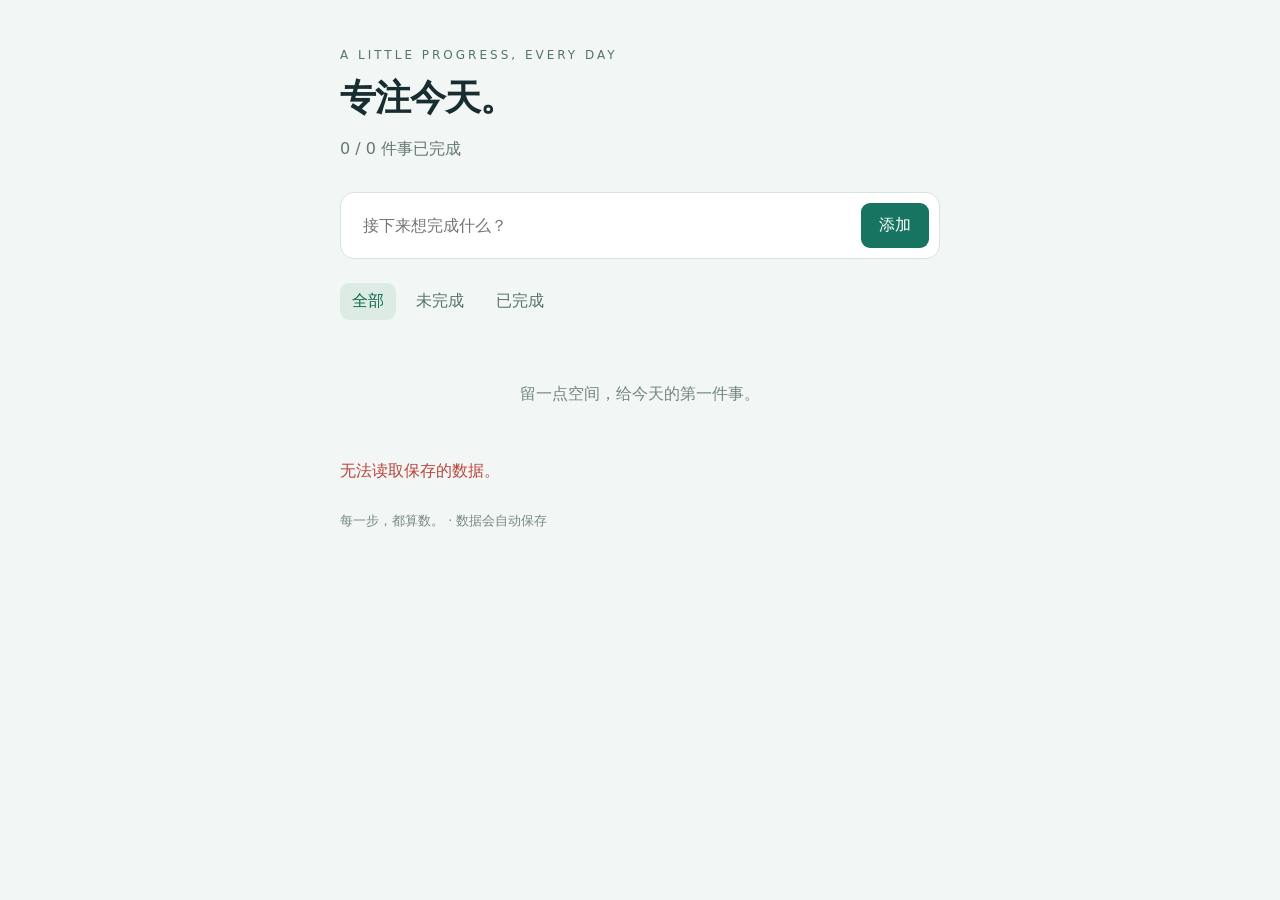
<file: app/example.html>
<!doctype html>
<html lang="zh-CN" data-theme="light">
<head><meta charset="UTF-8"><meta name="viewport" content="width=device-width, initial-scale=1"><title>专注今天</title>
<style>
:root{font-family:system-ui,-apple-system,sans-serif;color:#182d30;background:#f2f6f5}*{box-sizing:border-box}body{margin:0;padding:48px 24px}main{max-width:600px;margin:auto}header{margin-bottom:32px}.label{font-size:12px;letter-spacing:3px;color:#54746d}h1{font-size:36px;letter-spacing:-1px;margin:12px 0}p{color:#647873}form{display:flex;gap:8px;padding:10px;background:white;border:1px solid #d9e4df;border-radius:14px}input{font:inherit;padding:12px;flex:1;min-width:0;border:0;outline:0;background:transparent;color:inherit}button{font:inherit;cursor:pointer;border:0;border-radius:9px;padding:12px 18px;background:#167461;color:white}button:focus-visible,input:focus-visible{outline:2px solid #0caa88;outline-offset:2px}nav{display:flex;gap:8px;margin:24px 0}nav button{padding:8px 12px;background:transparent;color:#56736b}nav button[aria-pressed=true]{background:#dcece5;color:#12694f}ul{list-style:none;padding:0}li{display:flex;align-items:center;gap:14px;padding:18px 0;border-bottom:1px solid #dce5e0}li input{flex:0;width:19px;height:19px;accent-color:#168367}li span{flex:1;overflow-wrap:anywhere}.done span{text-decoration:line-through;opacity:.5}.remove{background:transparent;color:#738c84;font-size:14px;padding:6px}.empty{text-align:center;padding:40px;color:#72867e}footer{font-size:13px;color:#778a82;margin-top:30px}#error{color:#ba453d}[data-theme=dark]{background:#132624;color:#ddefe9}[data-theme=dark] form{background:#1c3530;border-color:#365047}[data-theme=dark] li{border-color:#365047}[data-theme=dark] nav button[aria-pressed=true]{background:#325b4d;color:#c7f6e2}@media(max-width:400px){body{padding:28px 16px}h1{font-size:30px}button{padding:12px}}
</style></head>
<body><main><header><div class="label">A LITTLE PROGRESS, EVERY DAY</div><h1>专注今天。</h1><p id="count">把想做的事，一件件完成。</p></header>
<form id="form"><input id="task" aria-label="新的待办事项" placeholder="接下来想完成什么？" maxlength="160" required><button>添加</button></form>
<nav aria-label="筛选"><button data-filter="all" aria-pressed="true">全部</button><button data-filter="active" aria-pressed="false">未完成</button><button data-filter="done" aria-pressed="false">已完成</button></nav>
<ul id="tasks"></ul><p id="empty" class="empty">留一点空间，给今天的第一件事。</p><p id="error" role="alert"></p><footer>每一步，都算数。 · 数据会自动保存</footer></main>
<script>
document.addEventListener('DOMContentLoaded',async()=>{
let tasks=[],filter='all'; const list=document.querySelector('#tasks'),error=document.querySelector('#error');
async function save(){try{await window.demoStorage.save({tasks});error.textContent=''}catch(e){error.textContent='保存失败，请重试。'}}
function render(){list.replaceChildren(); const shown=tasks.filter(t=>filter==='all'||(filter==='done'?t.done:!t.done)); document.querySelector('#empty').hidden=shown.length>0;document.querySelector('#count').textContent=`${tasks.filter(t=>t.done).length} / ${tasks.length} 件事已完成`;
for(const t of shown){const li=document.createElement('li');li.className=t.done?'done':'';const check=document.createElement('input');check.type='checkbox';check.checked=t.done;check.setAttribute('aria-label','完成 '+t.text);check.onchange=async()=>{t.done=check.checked;render();await save()};const text=document.createElement('span');text.textContent=t.text;const remove=document.createElement('button');remove.className='remove';remove.textContent='删除';remove.setAttribute('aria-label','删除 '+t.text);remove.onclick=async()=>{tasks=tasks.filter(x=>x.id!==t.id);render();await save()};li.append(check,text,remove);list.append(li)}}
document.querySelector('#form').onsubmit=async e=>{e.preventDefault();const input=document.querySelector('#task');const text=input.value.trim();if(!text)return;tasks.push({id:crypto.randomUUID(),text,done:false});input.value='';render();await save()};
document.querySelectorAll('[data-filter]').forEach(b=>b.onclick=()=>{filter=b.dataset.filter;document.querySelectorAll('[data-filter]').forEach(x=>x.setAttribute('aria-pressed',String(x===b)));render()});
try{const stored=await window.demoStorage.load();tasks=Array.isArray(stored.tasks)?stored.tasks.filter(t=>typeof t.text==='string'&&typeof t.id==='string').map(t=>({id:t.id,text:t.text,done:!!t.done})):[]}catch(e){error.textContent='无法读取保存的数据。'}render();
});
</script></body></html>
</file>
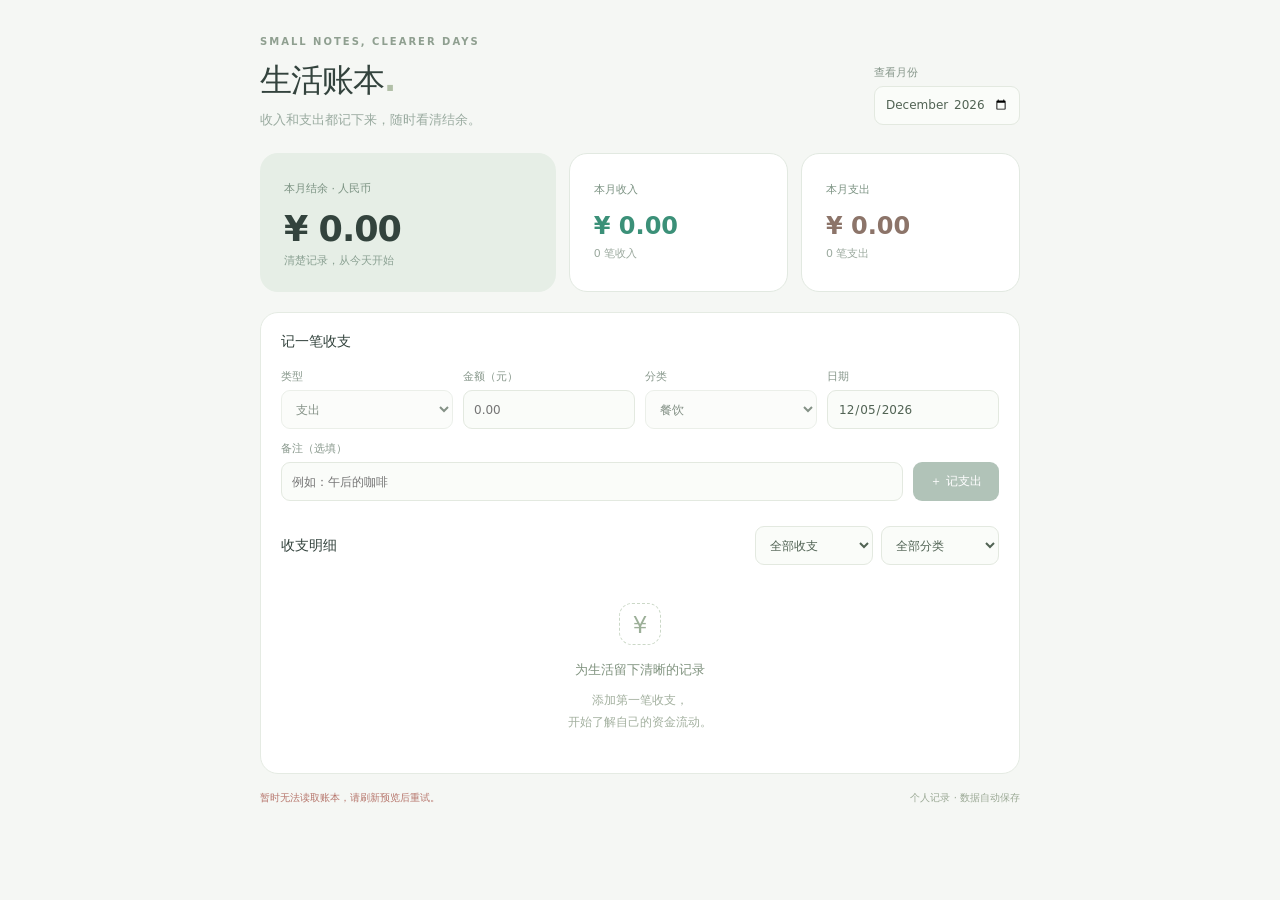
<file: app/templates/expenses.html>
<!doctype html>
<html lang="zh-CN"><head><meta charset="utf-8"><meta name="viewport" content="width=device-width,initial-scale=1"><title>生活账本</title>
<style>
:root{font-family:system-ui,-apple-system,BlinkMacSystemFont,"Segoe UI",sans-serif;color:#33433d;background:#f5f7f4;font-synthesis:none}*{box-sizing:border-box}body{margin:0;padding:36px 22px}main{max-width:760px;margin:auto}.eyebrow{font-size:10px;letter-spacing:2px;font-weight:650;color:#8f9f90}header{display:flex;align-items:center;justify-content:space-between;gap:14px}h1{font-size:32px;letter-spacing:-1px;margin:12px 0 8px;font-weight:630}header p{font-size:13px;color:#9aaba0;margin:0 0 24px}.month-picker{width:146px}.overview{display:grid;grid-template-columns:1.65fr 1fr;gap:13px;margin-bottom:20px}.balance{border-radius:18px;background:#e6eee6;padding:24px}.balance small,.summary small{font-size:11px;color:#7b9282}.money{font-size:35px;font-weight:560;letter-spacing:-1px;margin:13px 0 4px;overflow-wrap:anywhere}.balance p{margin:0;color:#8aa092;font-size:11px}.summary{border:1px solid #e2e9e1;border-radius:18px;background:#fff;padding:24px}.summary strong{font-size:30px;font-weight:550;display:block;margin:15px 0 6px}.summary p{font-size:11px;color:#9ba99e;margin:0}.card{background:white;border:1px solid #e5ebe3;border-radius:18px;padding:20px}h2{font-size:14px;font-weight:600;margin:0 0 18px}.form-row{display:grid;grid-template-columns:1fr 1fr 1.2fr;gap:10px}.note-row{display:flex;gap:10px;margin-top:12px;align-items:end}.note-row .field{flex:1;min-width:0}label{display:block;font-size:11px;color:#87978b;margin-bottom:6px}input,select{font:inherit;font-size:12px;background:#fafcf9;color:#516354;border:1px solid #e3e9e0;border-radius:9px;height:39px;padding:8px 10px;width:100%;min-width:0}button{font:inherit;font-size:12px;cursor:pointer;border:0;border-radius:9px;padding:11px 17px;background:#668874;color:white}button:disabled{opacity:.5;cursor:wait}button:focus-visible,input:focus-visible,select:focus-visible{outline:2px solid #95bca1;outline-offset:3px}.history{display:flex;align-items:center;justify-content:space-between;margin:25px 0 13px}.history h2{margin:0}.history select{width:119px}.records{list-style:none;padding:0;margin:0}.record{display:flex;align-items:center;gap:11px;padding:14px 0;border-bottom:1px solid #edf1ea}.record:last-child{border:0}.category-icon{width:35px;height:35px;flex:none;display:grid;place-items:center;border-radius:11px;background:#edf2e9;color:#84a085;font-size:12px}.record-body{flex:1;min-width:0}.record-title{font-size:13px;color:#57645a;overflow-wrap:anywhere}.record-meta{font-size:10px;color:#a5afa5;margin-top:5px}.record-amount{font-size:14px;color:#5f7564;white-space:nowrap;font-variant-numeric:tabular-nums}.remove{padding:6px 7px;background:transparent;color:#abb5aa;font-size:10px}.remove:hover{color:#b67871}.empty{text-align:center;padding:25px 12px 13px;color:#a3b09f;font-size:12px;line-height:1.9}.empty .glyph{display:grid;place-items:center;width:42px;height:42px;margin:0 auto 13px;font-size:23px;border:1px dashed #cbd8c7;border-radius:13px;color:#9caf98}.empty strong{font-weight:500;color:#7f927e;display:block;font-size:13px}.empty p{margin:6px 0}#notice{font-size:12px;color:#b37a69;margin:9px 0 0}footer{display:flex;justify-content:space-between;gap:8px;font-size:10px;color:#9ba995;margin:17px 0;flex-wrap:wrap}.error{color:#b6756b}#retry{font-size:10px;background:transparent;color:#aa7668;padding:0 4px}[hidden]{display:none!important}@media(max-width:500px){body{padding:24px 14px}h1{font-size:28px}.month-picker{width:125px}.overview{gap:9px}.balance,.summary{padding:19px 15px}.money{font-size:28px}.card{padding:16px}.form-row{grid-template-columns:1fr 1fr}.form-row .field:last-child{grid-column:1/-1}.record{gap:8px}.record-amount{font-size:12px}.remove{padding:5px}.category-icon{width:29px;height:29px}}
</style><style>
.overview{grid-template-columns:1.35fr 1fr 1fr}.summary strong{font-size:24px;white-space:nowrap;font-variant-numeric:tabular-nums}.summary.income strong{color:#3b9078}.summary.expense strong{color:#8c7469}.balance.negative .money{color:#b7766b}.form-row{grid-template-columns:repeat(4,minmax(0,1fr))}.history{gap:12px;flex-wrap:wrap}.history-filters{display:flex;gap:8px}.history-filters select{width:118px}.record.income .category-icon{background:#e4f2eb;color:#3b9078}.record.income .record-amount{color:#32856e}.record.expense .record-amount{color:#9b7167}
@media(max-width:650px){.overview{grid-template-columns:repeat(2,minmax(0,1fr))}.overview .balance{grid-column:1/-1}.summary strong{font-size:21px}.history-filters{width:100%}.history-filters select{flex:1}.form-row{grid-template-columns:repeat(2,minmax(0,1fr))}.form-row .field:last-child{grid-column:auto}}
</style></head><body><main>
<header><div><div class="eyebrow">SMALL NOTES, CLEARER DAYS</div><h1>生活账本<span style="color:#b2c0a8">.</span></h1><p>收入和支出都记下来，随时看清结余。</p></div><div class="month-picker"><label for="month">查看月份</label><input id="month" type="month" aria-label="查看月份"></div></header>
<section class="overview" aria-label="月度统计"><div class="balance" id="balance-card"><small>本月结余 · 人民币</small><div class="money" id="net-total">¥ 0.00</div><p id="summary-period">清楚记录，从今天开始</p></div><div class="summary income"><small>本月收入</small><strong id="income-total">¥ 0.00</strong><p id="income-count">0 笔收入</p></div><div class="summary expense"><small>本月支出</small><strong id="total">¥ 0.00</strong><p id="expense-count">0 笔支出</p></div></section>
<section class="card"><h2>记一笔收支</h2><form id="expense-form"><div class="form-row"><div class="field"><label for="kind">类型</label><select id="kind" disabled><option value="expense">支出</option><option value="income">收入</option></select></div><div class="field"><label for="amount">金额（元）</label><input id="amount" type="number" min="0.01" max="999999.99" step="0.01" placeholder="0.00" required disabled></div><div class="field"><label for="category">分类</label><select id="category" disabled><option>餐饮</option><option>交通</option><option>购物</option><option>居住</option><option>娱乐</option><option>其他</option></select></div><div class="field"><label for="date">日期</label><input id="date" type="date" required disabled></div></div><div class="note-row"><div class="field"><label for="note">备注（选填）</label><input id="note" maxlength="80" placeholder="例如：午后的咖啡" disabled></div><button id="add" disabled>＋ 记一笔</button></div></form><p id="notice" role="alert"></p>
<div class="history"><h2>收支明细 <span id="filter-count" style="font-size:11px;font-weight:400;color:#a3afa0"></span></h2><div class="history-filters"><select id="type-filter" aria-label="按收支类型筛选"><option value="all">全部收支</option><option value="income">仅看收入</option><option value="expense">仅看支出</option></select><select id="filter" aria-label="按分类筛选"><option value="all">全部分类</option><option>餐饮</option><option>交通</option><option>购物</option><option>居住</option><option>娱乐</option><option>工资</option><option>奖金</option><option>兼职</option><option>投资</option><option>退款</option><option>其他</option></select></div></div><ul id="records" class="records" aria-label="收支记录"></ul><div id="empty" class="empty"><div class="glyph">¥</div><strong>为生活留下清晰的记录</strong><p>添加第一笔收支，<br>开始了解自己的资金流动。</p></div></section>
<footer><span><span id="status" role="status">正在准备你的账本…</span><button id="retry" hidden type="button">重试保存</button></span><span>个人记录 · 数据自动保存</span></footer>
</main><script>
document.addEventListener('DOMContentLoaded',async()=>{
  const $=selector=>document.querySelector(selector);
  const categories={expense:['餐饮','交通','购物','居住','娱乐','其他'],income:['工资','奖金','兼职','投资','退款','其他']};
  const day=date=>`${date.getFullYear()}-${String(date.getMonth()+1).padStart(2,'0')}-${String(date.getDate()).padStart(2,'0')}`;
  const money=cents=>(cents/100).toLocaleString('zh-CN',{minimumFractionDigits:2,maximumFractionDigits:2});
  let expenses=[], ready=false, saveQueue=Promise.resolve(), revision=0;
  $('#date').value=day(new Date()); $('#month').value=day(new Date()).slice(0,7);
  $('#kind').value='expense'; $('#type-filter').value='all'; $('#filter').value='all';
  function updateCategoryOptions(){
    const kind=$('#kind').value==='income'?'income':'expense', select=$('#category');
    const previous=select.value;
    select.replaceChildren(...categories[kind].map(label=>{const option=document.createElement('option');option.value=label;option.textContent=label;return option;}));
    select.value=categories[kind].includes(previous)?previous:categories[kind][0];
    $('#add').textContent=kind==='income'?'＋ 记收入':'＋ 记支出';
  }
  updateCategoryOptions();
  function setStatus(text,failed=false){$('#status').textContent=text;$('#status').classList.toggle('error',failed);$('#retry').hidden=!failed||!ready;}
  function persist(){
    const serialized=JSON.stringify({expenses}),current=++revision;setStatus('正在保存…');
    saveQueue=saveQueue.catch(()=>{}).then(()=>window.demoStorage.save(JSON.parse(serialized)));
    saveQueue.then(()=>{if(current===revision)setStatus('已自动保存');},()=>{if(current===revision)setStatus('更改尚未保存，请重试。',true);});
  }
  function validDate(value){
    if(typeof value!=='string'||!/^\d{4}-\d{2}-\d{2}$/.test(value))return false;
    const parsed=new Date(`${value}T12:00:00`);return Number.isFinite(parsed.getTime())&&day(parsed)===value;
  }
  function render(){
    const month=$('#month').value, category=$('#filter').value, type=$('#type-filter').value;
    const monthly=expenses.filter(e=>e.date.slice(0,7)===month);
    const income=monthly.filter(e=>e.type==='income'),outgo=monthly.filter(e=>e.type==='expense');
    const incomeTotal=income.reduce((sum,e)=>sum+e.cents,0),expenseTotal=outgo.reduce((sum,e)=>sum+e.cents,0),net=incomeTotal-expenseTotal;
    $('#net-total').textContent=`${net<0?'− ':''}¥ ${money(Math.abs(net))}`;
    $('#balance-card').classList.toggle('negative',net<0);
    $('#income-total').textContent=`¥ ${money(incomeTotal)}`;$('#income-count').textContent=`${income.length} 笔收入`;
    $('#total').textContent=`¥ ${money(expenseTotal)}`;$('#expense-count').textContent=`${outgo.length} 笔支出`;
    $('#summary-period').textContent=month?`${month.replace('-',' 年 ')} 月 · ${monthly.length} 笔记录`:'请选择查看月份';
    const shown=monthly.filter(e=>(type==='all'||e.type===type)&&(category==='all'||e.category===category)).sort((a,b)=>b.date.localeCompare(a.date)||b.created-a.created);
    $('#filter-count').textContent=(type==='all'&&category==='all')?'':`· ${shown.length} 笔`;
    $('#records').replaceChildren();$('#empty').hidden=shown.length>0;
    $('#empty strong').textContent=(type==='all'&&category==='all')?'这个月还没有记录':'没有符合筛选条件的记录';
    $('#empty p').textContent=(type==='all'&&category==='all')?'记下第一笔收支，让每一笔都清清楚楚。':'可以切换类型或分类查看其他记录。';
    for(const expense of shown){
      const li=document.createElement('li');li.className=`record ${expense.type}`;
      const icon=document.createElement('div');icon.className='category-icon';icon.textContent=expense.category.slice(0,1);icon.setAttribute('aria-hidden','true');
      const body=document.createElement('div');body.className='record-body';
      const title=document.createElement('div');title.className='record-title';title.textContent=expense.note||expense.category;
      const meta=document.createElement('div');meta.className='record-meta';meta.textContent=`${expense.date} · ${expense.type==='income'?'收入':'支出'} · ${expense.category}`;body.append(title,meta);
      const amount=document.createElement('div');amount.className='record-amount';amount.textContent=`${expense.type==='income'?'+':'−'} ¥ ${money(expense.cents)}`;
      const remove=document.createElement('button');remove.type='button';remove.className='remove';remove.textContent='删除';remove.setAttribute('aria-label',`删除 ${expense.date} ${expense.note||expense.category} ${money(expense.cents)} 元`);
      remove.addEventListener('click',()=>{expenses=expenses.filter(e=>e.id!==expense.id);$('#notice').textContent='';render();persist();});
      li.append(icon,body,amount,remove);$('#records').append(li);
    }
  }
  $('#expense-form').addEventListener('submit',event=>{
    event.preventDefault();if(!ready)return;
    const value=$('#amount').value.trim(),numeric=Number(value),date=$('#date').value,category=$('#category').value,type=$('#kind').value;
    // Convert the decimal string to integer cents to avoid repeated float errors.
    if(!/^\d+(?:\.\d{1,2})?$/.test(value)||!Number.isFinite(numeric)||numeric<=0||numeric>999999.99){$('#notice').textContent='请输入 0.01 至 999999.99 元之间的金额，最多两位小数。';return;}
    if(!validDate(date)||!categories[type]?.includes(category)){$('#notice').textContent='请选择有效的日期和分类。';return;}
    const [whole,fraction='']=value.split('.'),cents=Number(whole)*100+Number(fraction.padEnd(2,'0'));
    const next=[...expenses,{id:crypto.randomUUID(),cents,category,date,note:$('#note').value.trim(),created:Date.now(),type}];
    if(new TextEncoder().encode(JSON.stringify({expenses:next})).length>19000){$('#notice').textContent='账本空间已满，请先删除不再需要的记录。';return;}
    expenses=next;$('#month').value=date.slice(0,7);$('#filter').value='all';$('#type-filter').value='all';$('#amount').value='';$('#note').value='';$('#notice').textContent='';render();persist();$('#amount').focus();
  });
  $('#month').addEventListener('change',render);$('#filter').addEventListener('change',render);$('#type-filter').addEventListener('change',render);$('#kind').addEventListener('change',updateCategoryOptions);$('#retry').addEventListener('click',persist);
  try{
    const saved=await window.demoStorage.load();
    expenses=Array.isArray(saved?.expenses)?saved.expenses.filter(e=>e&&typeof e.id==='string'&&Number.isSafeInteger(e.cents)&&e.cents>0&&e.cents<=99999999&&validDate(e.date)&&categories[e.type||'expense']?.includes(e.category)).map(e=>({id:e.id,cents:e.cents,date:e.date,category:e.category,note:typeof e.note==='string'?e.note.slice(0,80):'',created:Number.isFinite(e.created)?e.created:0,type:e.type||'expense'})):[];
    ready=true;document.querySelectorAll('#expense-form input,#expense-form select,#expense-form button').forEach(el=>el.disabled=false);setStatus('数据会自动保存');render();
  }catch(error){setStatus('暂时无法读取账本，请刷新预览后重试。',true);}
});
</script></body></html>
</file>
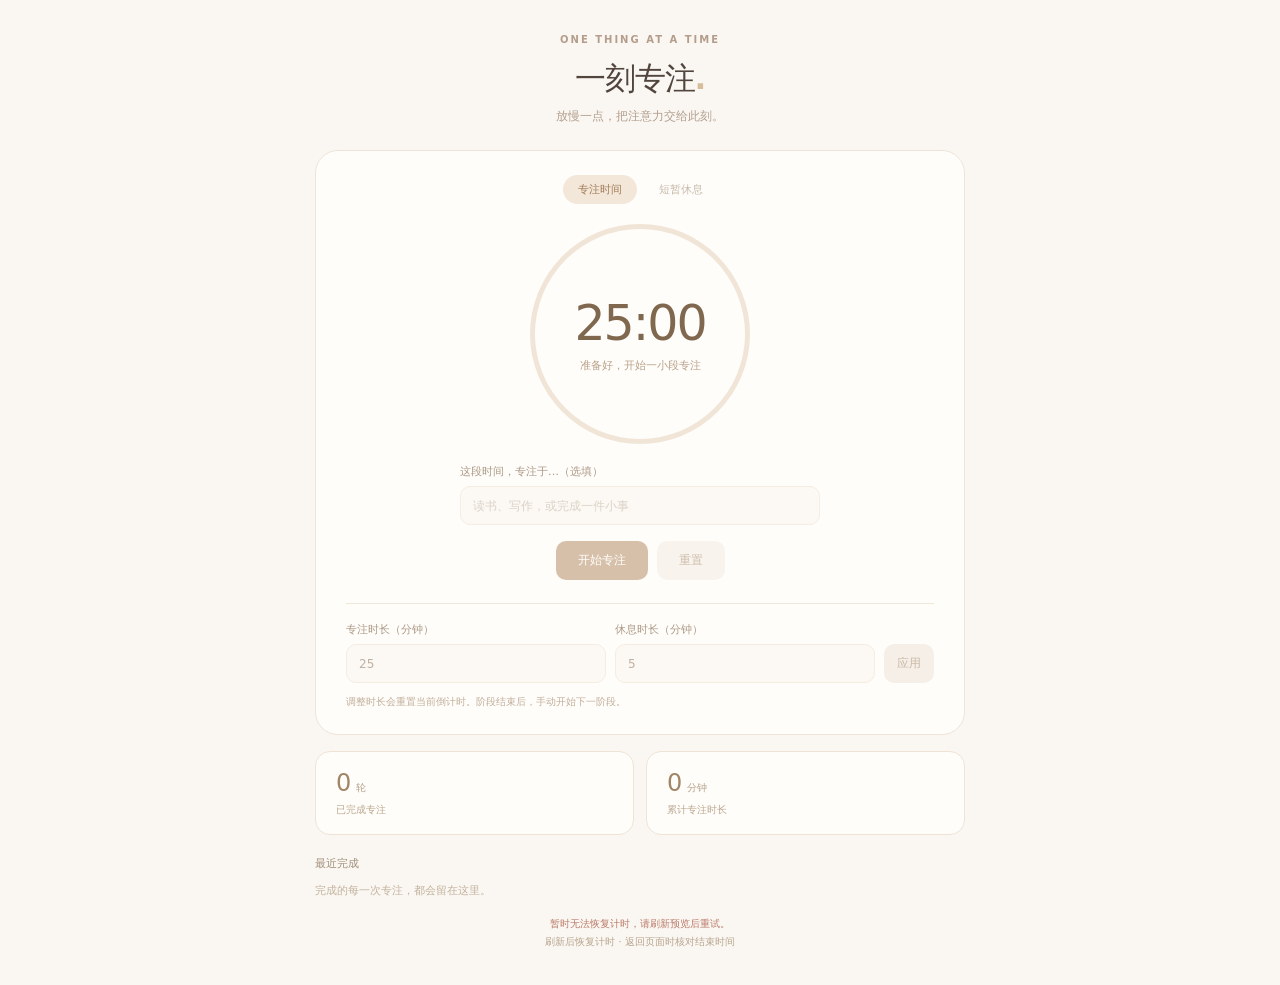
<file: app/templates/focus.html>
<!doctype html>
<html lang="zh-CN"><head><meta charset="utf-8"><meta name="viewport" content="width=device-width,initial-scale=1"><title>一刻专注</title>
<style>
:root{font-family:system-ui,-apple-system,BlinkMacSystemFont,"Segoe UI",sans-serif;color:#51453e;background:#faf7f2;font-synthesis:none}*{box-sizing:border-box}body{margin:0;padding:34px 22px}main{max-width:650px;margin:auto}.eyebrow{text-align:center;font-size:10px;letter-spacing:2px;font-weight:650;color:#b59d8b}h1{font-size:31px;text-align:center;font-weight:620;margin:13px 0 8px;letter-spacing:-1px}header p{font-size:12px;text-align:center;color:#b29e8d;margin:0 0 25px}.card{background:#fffdfa;border:1px solid #eee4d8;border-radius:23px;padding:24px 30px}.phase-row{display:flex;align-items:center;justify-content:center;gap:7px;font-size:11px;color:#bba894}.phase-row .active{background:#f3e7d9;color:#a27c58;border-radius:20px;padding:7px 15px}.phase-row .inactive{padding:7px 15px;color:#c7b9aa}.timer-wrap{display:flex;justify-content:center;margin:20px 0}.timer{--progress:0deg;width:220px;height:220px;border-radius:50%;background:conic-gradient(#cfa87e var(--progress),#f0e5d7 0);padding:5px;position:relative}.timer-inner{width:100%;height:100%;border-radius:50%;background:#fffdfa;display:flex;justify-content:center;align-items:center;flex-direction:column}.time{font-size:49px;font-variant-numeric:tabular-nums;font-weight:450;letter-spacing:-2px;color:#80684f}.timer-caption{font-size:11px;color:#b8a087;margin-top:6px}.focus-field{margin:0 auto;max-width:360px}label{font-size:11px;color:#ab9985;display:block;margin:0 0 7px}input{font:inherit;font-size:12px;color:#8c745d;background:#faf5ee;border:1px solid #eddfcf;border-radius:10px;padding:10px 12px;width:100%;height:39px;min-width:0}input::placeholder{color:#c0b29f}.actions{display:flex;gap:9px;justify-content:center;margin:16px 0 23px}button{font:inherit;font-size:12px;cursor:pointer;border:0;border-radius:10px;padding:11px 22px;background:#b79067;color:white}button.secondary{background:#f4ede4;color:#a68b6d}button:focus-visible,input:focus-visible{outline:2px solid #d2b18c;outline-offset:3px}button:disabled,input:disabled{opacity:.55;cursor:default}.settings{display:flex;gap:9px;align-items:end;border-top:1px solid #f0e6da;padding-top:18px}.setting{flex:1;min-width:0}.settings button{padding:11px 13px;background:#f0e5d8;color:#a18363}.hint{font-size:10px;color:#c0ae99;line-height:1.7;margin:10px 0 0}.stats{display:grid;grid-template-columns:1fr 1fr;gap:12px;margin:16px 0}.stat{padding:17px 20px;border:1px solid #eee3d5;background:#fffdfa;border-radius:15px}.stat strong{font-size:24px;font-weight:540;color:#a18666}.stat span{font-size:10px;color:#b5a189;margin-left:5px}.stat p{margin:6px 0 0;color:#baa68e;font-size:10px}.history-title{font-size:11px;color:#a18f7a;margin:21px 0 8px}.history{list-style:none;padding:0;margin:0;font-size:11px;color:#b3a38e}.history li{display:flex;justify-content:space-between;gap:8px;border-bottom:1px solid #eee5d9;padding:9px 0}.history li span:first-child{overflow-wrap:anywhere}.history-empty{font-size:11px;color:#c3b39e;margin:12px 0}#notice{min-height:0;font-size:12px;color:#b68965;text-align:center;margin:0 0 12px}footer{font-size:10px;color:#b8a58e;line-height:1.8;text-align:center;margin-top:17px}.error{color:#ba7968}#retry{font-size:10px;padding:0 4px;background:transparent;color:#ad7964}[hidden]{display:none!important}@media(max-width:430px){body{padding:25px 14px}.card{padding:20px}.timer{width:192px;height:192px}.time{font-size:45px}.settings{gap:7px}.settings button{padding:11px}.stat{padding:15px}.settings label{font-size:10px}}
</style></head><body><main><header><div class="eyebrow">ONE THING AT A TIME</div><h1>一刻专注<span style="color:#d7bd9c">.</span></h1><p>放慢一点，把注意力交给此刻。</p></header>
<section class="card"><div class="phase-row" aria-label="当前阶段"><span id="work-phase" class="active">专注时间</span><span id="break-phase" class="inactive">短暂休息</span></div>
<div class="timer-wrap"><div id="timer-ring" class="timer"><div class="timer-inner"><div id="time" class="time" role="timer" aria-label="剩余 25 分钟">25:00</div><span id="timer-caption" class="timer-caption">准备好，开始一小段专注</span></div></div></div>
<div class="focus-field"><label for="focus-label">这段时间，专注于…（选填）</label><input id="focus-label" placeholder="读书、写作，或完成一件小事" maxlength="100" disabled></div>
<div class="actions"><button id="toggle" disabled>开始专注</button><button id="reset" class="secondary" disabled>重置</button></div><p id="notice" role="status"></p>
<form id="settings" class="settings"><div class="setting"><label for="work-minutes">专注时长（分钟）</label><input id="work-minutes" type="number" value="25" min="1" max="120" step="1" required disabled></div><div class="setting"><label for="break-minutes">休息时长（分钟）</label><input id="break-minutes" type="number" value="5" min="1" max="60" step="1" required disabled></div><button id="apply" disabled>应用</button></form><p class="hint">调整时长会重置当前倒计时。阶段结束后，手动开始下一阶段。</p></section>
<section class="stats" aria-label="专注统计"><div class="stat"><strong id="sessions">0</strong><span>轮</span><p>已完成专注</p></div><div class="stat"><strong id="minutes">0</strong><span>分钟</span><p>累计专注时长</p></div></section>
<p class="history-title">最近完成</p><ul id="history" class="history" aria-label="最近专注记录"></ul><p id="history-empty" class="history-empty">完成的每一次专注，都会留在这里。</p>
<footer><span id="status" role="status">正在恢复计时状态…</span><button id="retry" type="button" hidden>重试保存</button><br>刷新后恢复计时 · 返回页面时核对结束时间</footer>
</main><script>
document.addEventListener('DOMContentLoaded',async()=>{
  const $=selector=>document.querySelector(selector);
  let state={phase:'work',workMinutes:25,breakMinutes:5,remaining:25*60000,endAt:null,running:false,label:'',sessions:0,totalMinutes:0,history:[]};
  let ready=false,saveQueue=Promise.resolve(),revision=0;
  const duration=()=>60000*(state.phase==='work'?state.workMinutes:state.breakMinutes);
  const validMinutes=(value,max)=>Number.isInteger(value)&&value>=1&&value<=max;
  function setStatus(text,failed=false){$('#status').textContent=text;$('#status').classList.toggle('error',failed);$('#retry').hidden=!failed||!ready;}
  function persist(){
    const serialized=JSON.stringify(state),current=++revision;setStatus('正在保存…');
    saveQueue=saveQueue.catch(()=>{}).then(()=>window.demoStorage.save(JSON.parse(serialized)));
    saveQueue.then(()=>{if(current===revision)setStatus('计时与记录已保存');},()=>{if(current===revision)setStatus('更改尚未保存，请重试。',true);});
  }
  // Complete only the one running phase. Hidden tabs do not manufacture
  // additional focus sessions: the next phase always waits for a user click.
  function finishIfDue(){
    if(!ready||!state.running||Date.now()<state.endAt)return false;
    if(state.phase==='work'){
      state.sessions++;state.totalMinutes+=state.workMinutes;
      state.history.unshift({id:crypto.randomUUID(),endedAt:state.endAt,minutes:state.workMinutes,label:state.label});
      state.history=state.history.slice(0,20);state.phase='break';
      $('#notice').textContent='这一段专注完成了。准备好后，开始休息。';
    }else{state.phase='work';$('#notice').textContent='休息结束。准备好后，开启下一段专注。';}
    state.running=false;state.endAt=null;state.remaining=duration();
    persist();render();return true;
  }
  function renderClock(){
    const left=Math.max(0,state.running?state.endAt-Date.now():state.remaining),seconds=Math.ceil(left/1000);
    $('#time').textContent=`${String(Math.floor(seconds/60)).padStart(2,'0')}:${String(seconds%60).padStart(2,'0')}`;
    $('#time').setAttribute('aria-label',`剩余 ${Math.floor(seconds/60)} 分 ${seconds%60} 秒`);
    $('#timer-ring').style.setProperty('--progress',`${Math.max(0,Math.min(360,(1-left/duration())*360))}deg`);
  }
  function render(){
    renderClock();
    $('#work-phase').className=state.phase==='work'?'active':'inactive';$('#break-phase').className=state.phase==='break'?'active':'inactive';
    $('#toggle').textContent=state.running?'暂停':state.remaining<duration()?'继续':state.phase==='work'?'开始专注':'开始休息';
    $('#timer-caption').textContent=state.running?(state.phase==='work'?'只做眼前这一件事':'让注意力轻轻放松'):state.remaining<duration()?'已暂停，按你的节奏继续':state.phase==='work'?'准备好，开始一小段专注':'给自己一点休息时间';
    $('#sessions').textContent=state.sessions;$('#minutes').textContent=state.totalMinutes;
    $('#work-minutes').disabled=state.running||!ready;$('#break-minutes').disabled=state.running||!ready;$('#apply').disabled=state.running||!ready;
    $('#history').replaceChildren();$('#history-empty').hidden=state.history.length>0;
    for(const entry of state.history.slice(0,3)){
      const li=document.createElement('li'),name=document.createElement('span'),info=document.createElement('span');
      name.textContent=entry.label||'一次安静的专注';
      info.textContent=`${new Date(entry.endedAt).toLocaleDateString('zh-CN',{month:'numeric',day:'numeric'})} · ${entry.minutes} 分钟`;li.append(name,info);$('#history').append(li);
    }
  }
  $('#toggle').addEventListener('click',()=>{
    if(!ready||finishIfDue())return;
    if(state.running){state.remaining=Math.max(0,state.endAt-Date.now());state.running=false;state.endAt=null;}
    else{state.running=true;state.endAt=Date.now()+state.remaining;}
    $('#notice').textContent='';render();persist();
  });
  $('#reset').addEventListener('click',()=>{if(!ready)return;if(finishIfDue())return;state.running=false;state.endAt=null;state.remaining=duration();$('#notice').textContent='当前阶段已重置，完成记录会保留。';render();persist();});
  $('#focus-label').addEventListener('change',()=>{if(!ready)return;state.label=$('#focus-label').value.trim().slice(0,100);persist();});
  $('#settings').addEventListener('submit',event=>{
    event.preventDefault();if(!ready||state.running)return;
    const work=Number($('#work-minutes').value),rest=Number($('#break-minutes').value);
    if(!validMinutes(work,120)||!validMinutes(rest,60)){$('#notice').textContent='请输入整数：专注 1–120 分钟，休息 1–60 分钟。';return;}
    state.workMinutes=work;state.breakMinutes=rest;state.remaining=duration();state.endAt=null;$('#notice').textContent='新时长已应用，当前阶段从头开始。';render();persist();
  });
  $('#retry').addEventListener('click',persist);
  try{
    const saved=await window.demoStorage.load();
    if(saved&&typeof saved==='object'&&validMinutes(saved.workMinutes,120)&&validMinutes(saved.breakMinutes,60)){
      state.workMinutes=saved.workMinutes;state.breakMinutes=saved.breakMinutes;state.phase=saved.phase==='break'?'break':'work';
      state.remaining=Number.isFinite(saved.remaining)&&saved.remaining>0?Math.min(saved.remaining,duration()):duration();
      state.running=saved.running===true&&Number.isFinite(saved.endAt)&&saved.endAt>0;
      state.endAt=state.running?Math.min(saved.endAt,Date.now()+duration()):null;
      state.label=typeof saved.label==='string'?saved.label.slice(0,100):'';
      state.sessions=Number.isSafeInteger(saved.sessions)&&saved.sessions>=0?saved.sessions:0;
      state.totalMinutes=Number.isSafeInteger(saved.totalMinutes)&&saved.totalMinutes>=0?saved.totalMinutes:0;
      state.history=Array.isArray(saved.history)?saved.history.filter(h=>h&&Number.isFinite(h.endedAt)&&h.endedAt>0&&h.endedAt<8640000000000000&&validMinutes(h.minutes,120)).slice(0,20).map(h=>({id:typeof h.id==='string'?h.id:'',endedAt:h.endedAt,minutes:h.minutes,label:typeof h.label==='string'?h.label.slice(0,100):''})):[];
    }
    ready=true;$('#focus-label').disabled=false;$('#toggle').disabled=false;$('#reset').disabled=false;
    $('#focus-label').value=state.label;$('#work-minutes').value=state.workMinutes;$('#break-minutes').value=state.breakMinutes;
    setStatus('计时状态会自动保存');if(!finishIfDue())render();
    setInterval(()=>{if(!finishIfDue())renderClock();},250);
    document.addEventListener('visibilitychange',()=>{if(!finishIfDue())renderClock();});
  }catch(error){setStatus('暂时无法恢复计时，请刷新预览后重试。',true);}
});
</script></body></html>
</file>
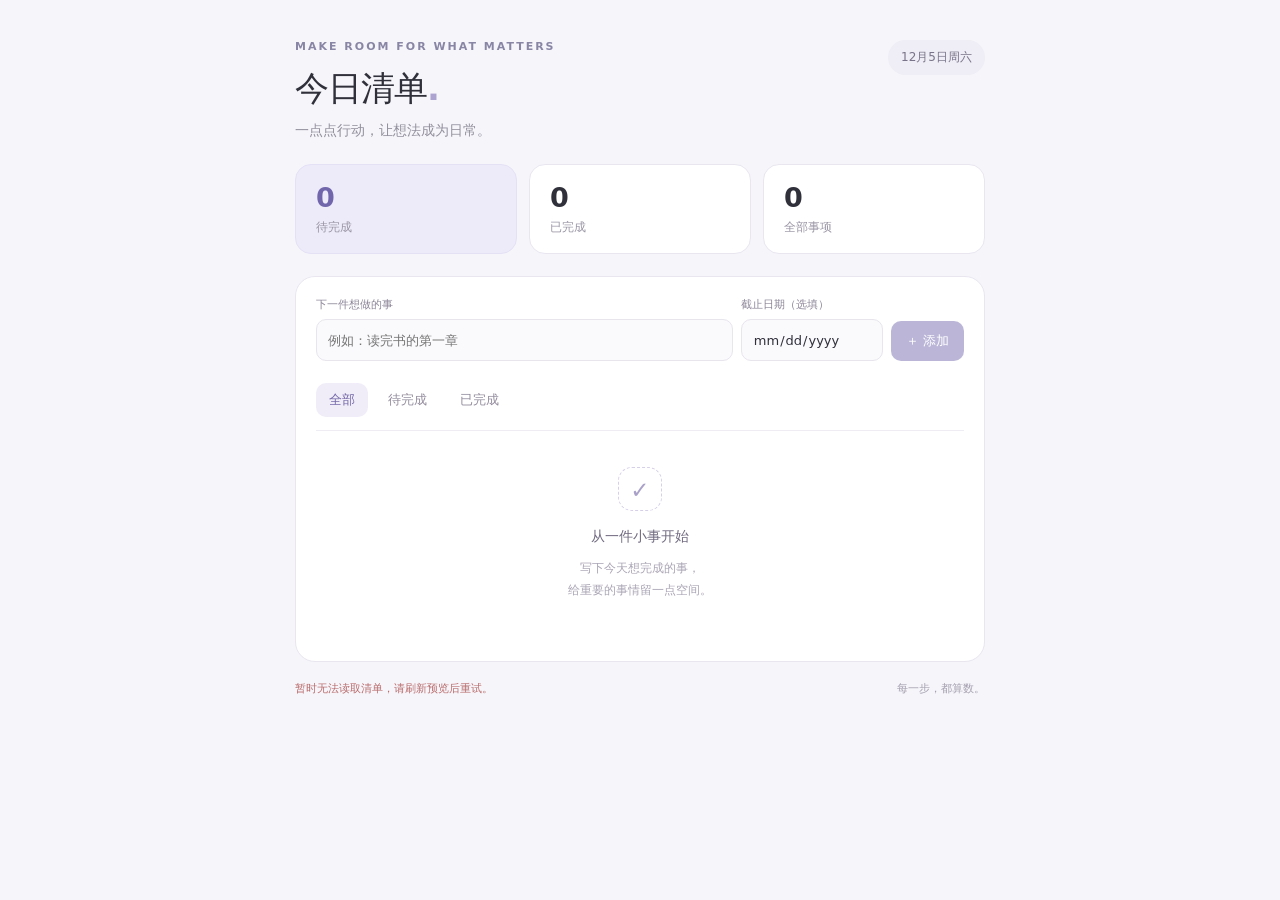
<file: app/templates/tasks.html>
<!doctype html>
<html lang="zh-CN">
<head><meta charset="utf-8"><meta name="viewport" content="width=device-width,initial-scale=1"><title>今日清单</title>
<style>
:root{font-family:system-ui,-apple-system,BlinkMacSystemFont,"Segoe UI",sans-serif;color:#30303b;background:#f6f5fa;font-synthesis:none}*{box-sizing:border-box}body{margin:0;padding:40px 22px}main{max-width:690px;margin:auto}.eyebrow{font-size:11px;letter-spacing:2px;font-weight:650;color:#8885a5}.top{display:flex;justify-content:space-between;align-items:flex-start;gap:12px}h1{font-size:34px;letter-spacing:-1px;font-weight:650;margin:13px 0 10px}header p{font-size:14px;color:#93909d;margin:0 0 24px}.date{font-size:12px;color:#797489;background:#efedf5;border-radius:30px;padding:9px 13px;white-space:nowrap}.stats{display:grid;grid-template-columns:repeat(3,1fr);gap:12px;margin-bottom:22px}.stat{background:#fff;border:1px solid #e9e6f0;border-radius:16px;padding:17px 20px}.stat strong{font-size:27px;font-weight:580;display:block}.stat span{color:#9a95a5;font-size:12px;display:block;margin-top:6px}.stat:first-child{background:#edebfa;border-color:#e5e1f5}.stat:first-child strong{color:#7166ac}.card{background:#fff;border:1px solid #e9e6f0;border-radius:20px;padding:20px}form{display:flex;gap:8px;align-items:end}.entry{flex:1;min-width:0}.date-entry{width:142px}label{font-size:11px;color:#8b8497;display:block;margin-bottom:7px}input{font:inherit;font-size:13px;width:100%;height:42px;border:1px solid #e8e5ed;background:#faf9fc;padding:9px 11px;border-radius:10px;color:inherit}button{font:inherit;font-size:13px;cursor:pointer;border:0;border-radius:10px;padding:11px 15px;background:#7970b3;color:white;white-space:nowrap}button:hover{filter:brightness(.96)}button:disabled{opacity:.5;cursor:wait}button:focus-visible,input:focus-visible{outline:2px solid #aba1e3;outline-offset:3px}nav{display:flex;gap:7px;border-bottom:1px solid #efedf3;margin:22px 0 0;padding-bottom:13px}nav button{background:transparent;color:#938c9d;padding:8px 13px}nav button[aria-pressed=true]{background:#f0edf8;color:#7669a8}ul{list-style:none;padding:0;margin:0}li{display:flex;align-items:center;gap:12px;border-bottom:1px solid #f0edf4;padding:16px 0}li:last-child{border:0}li input{flex:none;width:18px;height:18px;accent-color:#8a80b9;cursor:pointer}.task-body{flex:1;min-width:0}.task-text{font-size:14px;overflow-wrap:anywhere}.due{font-size:10px;color:#9a93a4;margin-top:5px}.overdue{color:#bb7770}.done .task-text{color:#aaa5b0;text-decoration:line-through}.remove{padding:6px 9px;background:transparent;color:#b2aaba;font-size:11px}.remove:hover{color:#b86d72;background:#fcf2f3}.empty{text-align:center;padding:36px 16px 28px}.empty-icon{width:44px;height:44px;line-height:44px;font-size:23px;color:#aaa1c9;border:1px dashed #d6cfe8;border-radius:14px;margin:0 auto 15px}.empty strong{font-size:14px;font-weight:550;color:#716a80}.empty p{font-size:12px;color:#aba5b5;line-height:1.8;margin-bottom:0}footer{display:flex;justify-content:space-between;gap:10px;font-size:11px;color:#a5a0af;margin-top:19px;flex-wrap:wrap}.status.error{color:#b96d6d}#retry{background:transparent;color:#9d6b71;padding:0 4px;font-size:11px}#notice{font-size:12px;color:#b26f61;min-height:0;margin-bottom:0}[hidden]{display:none!important}@media(max-width:510px){body{padding:25px 14px}.card{padding:16px}h1{font-size:29px}.stats{gap:8px}.stat{padding:14px}.date{display:none}form{flex-wrap:wrap}.entry{flex-basis:100%}.date-entry{flex:1}.stat strong{font-size:23px}}
</style></head>
<body><main><header><div class="top"><div><div class="eyebrow">MAKE ROOM FOR WHAT MATTERS</div><h1>今日清单<span style="color:#aca3d0">.</span></h1></div><span class="date" id="today">让今天井井有条</span></div><p>一点点行动，让想法成为日常。</p></header>
<section class="stats" aria-label="事项统计"><div class="stat"><strong id="active-count">0</strong><span>待完成</span></div><div class="stat"><strong id="done-count">0</strong><span>已完成</span></div><div class="stat"><strong id="total-count">0</strong><span>全部事项</span></div></section>
<section class="card"><form id="task-form"><div class="entry"><label for="task-input">下一件想做的事</label><input id="task-input" placeholder="例如：读完书的第一章" maxlength="140" required disabled></div><div class="date-entry"><label for="due-input">截止日期（选填）</label><input id="due-input" type="date" disabled></div><button id="add" disabled>＋ 添加</button></form>
<nav aria-label="筛选待办"><button type="button" data-filter="all" aria-pressed="true">全部</button><button type="button" data-filter="active" aria-pressed="false">待完成</button><button type="button" data-filter="done" aria-pressed="false">已完成</button></nav>
<ul id="task-list" aria-label="待办事项"></ul><div id="empty" class="empty"><div class="empty-icon">✓</div><strong id="empty-title">从一件小事开始</strong><p id="empty-description">写下今天想完成的事，<br>给重要的事情留一点空间。</p></div><p id="notice" role="alert"></p></section>
<footer><span><span id="status" class="status" role="status">正在准备你的清单…</span> <button id="retry" hidden type="button">重试保存</button></span><span>每一步，都算数。</span></footer></main>
<script>
document.addEventListener('DOMContentLoaded', async () => {
  const $ = selector => document.querySelector(selector);
  const day = date => `${date.getFullYear()}-${String(date.getMonth()+1).padStart(2,'0')}-${String(date.getDate()).padStart(2,'0')}`;
  let tasks = [], filter = 'all', ready = false, saveQueue = Promise.resolve(), revision = 0;
  $('#today').textContent = new Date().toLocaleDateString('zh-CN', {month:'long',day:'numeric',weekday:'short'});
  function setStatus(text, failed=false) { $('#status').textContent=text; $('#status').classList.toggle('error',failed); $('#retry').hidden=!failed || !ready; }
  function persist() {
    const snapshot = {tasks}, serialized = JSON.stringify(snapshot), current = ++revision;
    setStatus('正在保存…');
    // Serial saves preserve the user's action order when they click quickly.
    saveQueue = saveQueue.catch(()=>{}).then(()=>window.demoStorage.save(JSON.parse(serialized)));
    saveQueue.then(()=>{if(current===revision)setStatus('已自动保存');},()=>{if(current===revision)setStatus('更改尚未保存，请重试。',true);});
  }
  function render() {
    $('#active-count').textContent=tasks.filter(t=>!t.done).length;
    $('#done-count').textContent=tasks.filter(t=>t.done).length;
    $('#total-count').textContent=tasks.length;
    const shown=tasks.filter(t=>filter==='all'||(filter==='done'?t.done:!t.done));
    $('#task-list').replaceChildren(); $('#empty').hidden=shown.length>0;
    $('#empty-title').textContent=filter==='done'?'完成的事会出现在这里':filter==='active'&&tasks.length?'今天的清单已完成':'从一件小事开始';
    $('#empty-description').textContent=filter==='done'?'完成后勾选事项，留下每一点进步。':filter==='active'&&tasks.length?'留一点空白，好好休息。':'写下今天想完成的事，给重要的事情留一点空间。';
    for (const item of shown) {
      const li=document.createElement('li'); li.className=item.done?'done':'';
      const check=document.createElement('input'); check.type='checkbox'; check.checked=item.done; check.setAttribute('aria-label',`${item.done?'取消完成':'完成'} ${item.text}`);
      check.addEventListener('change',()=>{item.done=check.checked;render();persist();});
      const body=document.createElement('div'); body.className='task-body';
      const text=document.createElement('div'); text.className='task-text'; text.textContent=item.text; body.append(text);
      if(item.due){const due=document.createElement('div');const late=!item.done&&item.due<day(new Date());due.className=`due${late?' overdue':''}`;due.textContent=`${item.due} 截止${late?' · 已逾期':''}`;body.append(due);}
      const remove=document.createElement('button'); remove.type='button'; remove.className='remove'; remove.textContent='删除'; remove.setAttribute('aria-label',`删除 ${item.text}`);
      remove.addEventListener('click',()=>{tasks=tasks.filter(t=>t.id!==item.id);$('#notice').textContent='';render();persist();});
      li.append(check,body,remove); $('#task-list').append(li);
    }
  }
  $('#task-form').addEventListener('submit',event=>{
    event.preventDefault(); if(!ready)return;
    const text=$('#task-input').value.trim(); if(!text){$('#task-input').focus();return;}
    const next=[...tasks,{id:crypto.randomUUID(),text,done:false,due:$('#due-input').value}];
    if(new TextEncoder().encode(JSON.stringify({tasks:next})).length>19000){$('#notice').textContent='清单空间已满，请先删除不再需要的事项。';return;}
    tasks=next; $('#task-input').value=''; $('#due-input').value=''; $('#notice').textContent=''; render(); persist(); $('#task-input').focus();
  });
  document.querySelectorAll('[data-filter]').forEach(button=>button.addEventListener('click',()=>{filter=button.dataset.filter;document.querySelectorAll('[data-filter]').forEach(other=>other.setAttribute('aria-pressed',String(other===button)));render();}));
  $('#retry').addEventListener('click',persist);
  try {
    const saved=await window.demoStorage.load();
    tasks=Array.isArray(saved?.tasks)?saved.tasks.filter(t=>t&&typeof t.id==='string'&&typeof t.text==='string').map(t=>({id:t.id,text:t.text.slice(0,140),done:!!t.done,due:typeof t.due==='string'&&/^\d{4}-\d{2}-\d{2}$/.test(t.due)?t.due:''})):[];
    ready=true; $('#task-input').disabled=false; $('#due-input').disabled=false; $('#add').disabled=false;
    setStatus('数据会自动保存'); render();
  } catch(error) { setStatus('暂时无法读取清单，请刷新预览后重试。',true); }
});
</script></body></html>
</file>
